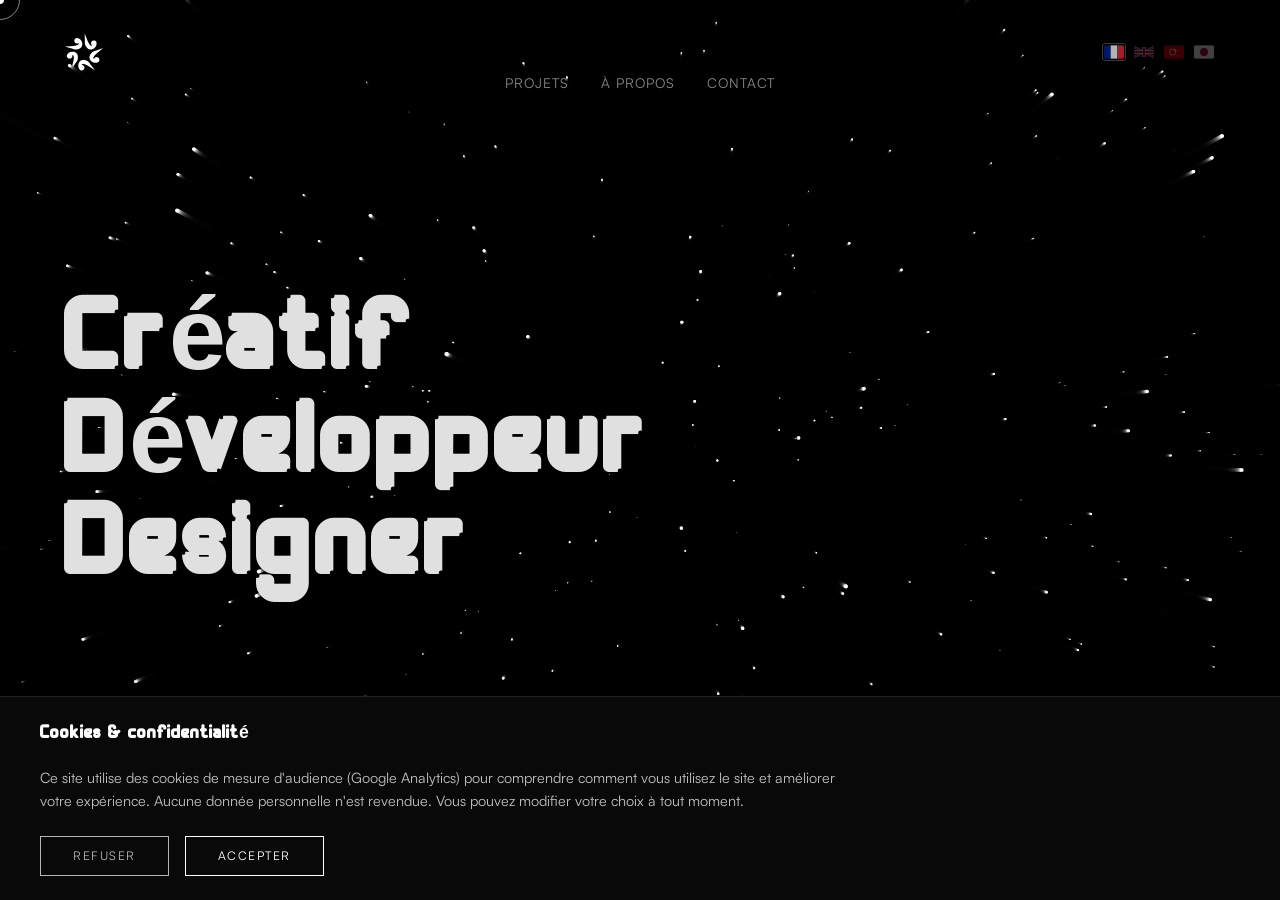
<file: index.html>
<!DOCTYPE html>
<html lang="fr">

<head>
    <meta charset="UTF-8">
    <meta name="viewport" content="width=device-width, initial-scale=1.0">
    <title>Aymen CHAABANE</title>
    <meta name="description" content="Portfolio d'Aymen CHAABANE, développeur & designer créatif.">
    <link rel="icon" type="image/png" href="./public/favicon/favicon-transparent-noir.png" sizes="32x32">
    <link rel="stylesheet" href="https://cdnjs.cloudflare.com/ajax/libs/font-awesome/6.4.0/css/all.min.css">
    <link rel="stylesheet" href="./public/css/style.css">
    <!-- Google tag (gtag.js) -->
    <script async src="https://www.googletagmanager.com/gtag/js?id=G-KXGTEDMLLJ"></script>
    <script>
        window.dataLayer = window.dataLayer || [];
        function gtag() { dataLayer.push(arguments); }
        gtag('js', new Date());

        gtag('config', 'G-KXGTEDMLLJ');
    </script>
</head>

<body class="home">

    <!-- ⭐⭐ Curseur personnalisé point blanc centré sur la souris + anneau plus grand avec un léger retard (accueil uniquement - masqué sur mobile par le CSS) ⭐⭐ -->
    <div class="cursor"></div>
    <div class="cursor-follower"></div>
    <nav aria-label="Navigation principale">

        <!-- ⭐⭐ Zone logo : lien de retour vers l'accueil ⭐⭐ -->
        <div class="logo">
            <a href="./index.html">
                <img src="./public/logo/aymen-transparent.png" alt="Logo Aymen" height="32">
            </a>
        </div>

        <!-- ⭐⭐ Burger menu mobile ⭐⭐ -->
        <div class="burger-menu" id="burger" role="button" tabindex="0" aria-label="Ouvrir le menu de navigation">
            <span class="bar"></span>
            <span class="bar"></span>
            <span class="bar"></span>
        </div>

        <!-- ⭐⭐ Sélecteur de langue ⭐⭐ -->
        <div class="lang-switcher">

            <!-- Français -->
            <button class="lang-btn active" data-lang="fr" title="Français">
                <svg xmlns="http://www.w3.org/2000/svg" viewBox="0 0 3 2">
                    <rect width="1" height="2" fill="#002395" />
                    <rect x="1" width="1" height="2" fill="#fff" />
                    <rect x="2" width="1" height="2" fill="#ED2939" />
                </svg>
            </button>

            <!-- Anglais -->
            <button class="lang-btn" data-lang="en" title="English">
                <svg xmlns="http://www.w3.org/2000/svg" viewBox="0 0 60 30">
                    <rect width="60" height="30" fill="#012169" />
                    <path d="M0,0 L60,30 M60,0 L0,30" stroke="#fff" stroke-width="6" />
                    <path d="M0,0 L60,30 M60,0 L0,30" stroke="#C8102E" stroke-width="4" />
                    <path d="M30,0 V30 M0,15 H60" stroke="#fff" stroke-width="10" />
                    <path d="M30,0 V30 M0,15 H60" stroke="#C8102E" stroke-width="6" />
                </svg>
            </button>

            <!-- Arabe (droite vers gauche) -->
            <button class="lang-btn" data-lang="ar" title="العربية">
                <svg xmlns="http://www.w3.org/2000/svg" viewBox="0 0 3 2">
                    <rect width="3" height="2" fill="#E70013" />
                    <circle cx="1.3" cy="1" r="0.45" fill="none" stroke="#fff" stroke-width="0.12" />
                    <polygon points="1.6,1 1.75,0.6 1.9,1 1.5,0.75 1.95,0.75" fill="#fff" />
                </svg>
            </button>

            <!-- Japonais -->
            <button class="lang-btn" data-lang="ja" title="日本語">
                <svg xmlns="http://www.w3.org/2000/svg" viewBox="0 0 3 2">
                    <rect width="3" height="2" fill="#fff" />
                    <circle cx="1.5" cy="1" r="0.6" fill="#BC002D" />
                </svg>
            </button>

        </div>

        <!-- ⭐⭐ liens de navigation principaux ⭐⭐ -->
        <ul class="nav-links" id="nav-list">
            <li><a href="./projets.html" data-i18n="nav_projects">Projets</a></li>
            <li><a href="./a-propos.html" data-i18n="nav_about">À propos</a></li>
            <li><a href="./contact.html" data-i18n="nav_contact">Contact</a></li>
        </ul>

    </nav>

    <!-- ⭐⭐ Section Hero : plein écran (100vh), fond Starfirld ⭐⭐ -->
    <header class="hero">

        <!-- ⭐⭐ Canvas 2D : contient l'animation du champ d'étoiles (starfield) gérée par script.js ⭐⭐ -->
        <canvas id="space" aria-hidden="true"></canvas>

        <h1 class="hero-text">
            <span data-i18n="hero_line1">Créatif</span><br>
            <span data-i18n="hero_line2">Développeur</span><br>
            <span data-i18n="hero_line3">Designer</span>
        </h1>

    </header>

    <!--⭐⭐ Scripts : ordre obligatoire : traduction -> lang -> script ⭐⭐ -->
    <script src="./public/js/translations.js"></script>
    <script src="./public/js/lang.js"></script>
    <script src="./public/js/script.js"></script> <!-- Animations et interactions -->


    <!-- Bannière de consentement cookies (RGPD) -->
    <aside id="cookie-banner" class="cookie-banner" role="dialog" aria-labelledby="cookie-title" hidden>
        <div class="cookie-content">
            <h2 id="cookie-title" class="cookie-title">Cookies & confidentialité</h2>
            <p class="cookie-text">
                Ce site utilise des cookies de mesure d'audience (Google Analytics) pour comprendre
                comment vous utilisez le site et améliorer votre expérience.
                Aucune donnée personnelle n'est revendue. Vous pouvez modifier votre choix à tout moment.
            </p>
            <div class="cookie-actions">
                <button class="cookie-btn cookie-btn--refuse" id="cookie-refuse">Refuser</button>
                <button class="cookie-btn cookie-btn--accept" id="cookie-accept">Accepter</button>
            </div>
        </div>
    </aside>

    <!-- ⭐⭐ Lien pour modifier le choix ⭐⭐-->
    <button id="cookie-settings" class="cookie-settings" aria-label="Modifier mes préférences cookies" hidden>
        🍪 Cookies
    </button>

    <script src="./public/js/cookies.js"></script>

</body>

</html>
</file>
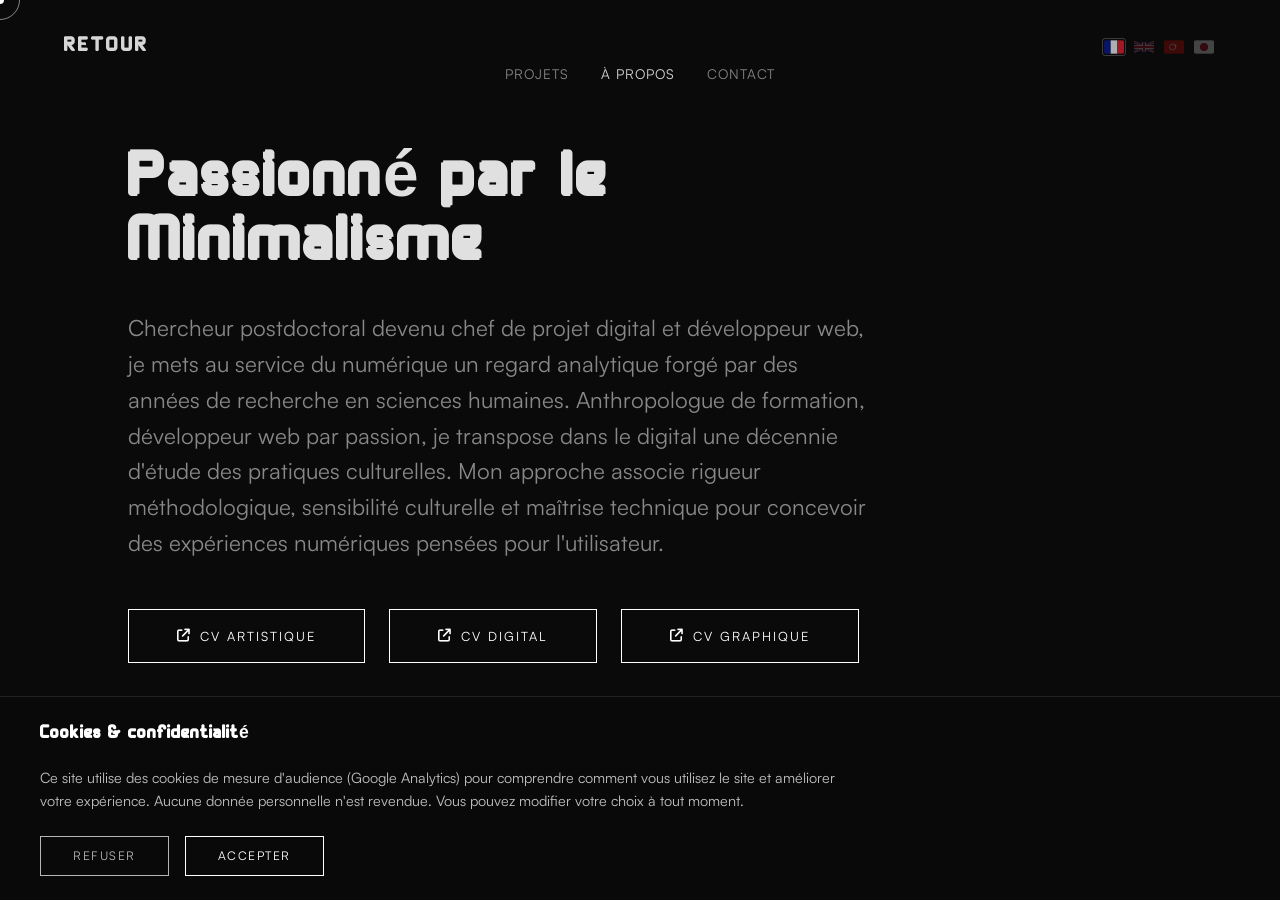
<file: a-propos.html>
<!DOCTYPE html>
<html lang="fr">

<head>
    <meta charset="UTF-8">
    <meta name="viewport" content="width=device-width, initial-scale=1.0">
    <title>À Propos - Portfolio Aymen</title>
    <link rel="icon" type="image/png" href="./public/favicon/favicon-transparent-noir.png" sizes="32x32">
    <link rel="stylesheet" href="https://cdnjs.cloudflare.com/ajax/libs/font-awesome/6.4.0/css/all.min.css">
    <link rel="stylesheet" href="./public/css/style.css">
    <link rel="stylesheet" href="https://cdnjs.cloudflare.com/ajax/libs/font-awesome/6.4.0/css/all.min.css">
    <!-- Google tag (gtag.js) -->
    <script async src="https://www.googletagmanager.com/gtag/js?id=G-KXGTEDMLLJ"></script>
    <script>
        window.dataLayer = window.dataLayer || [];
        function gtag() { dataLayer.push(arguments); }
        gtag('js', new Date());

        gtag('config', 'G-KXGTEDMLLJ');
    </script>
</head>

<body>

    <!-- ⭐⭐ Curseur personnalisé point blanc centré sur la souris + anneau plus grand avec un léger retard (accueil uniquement - masqué sur mobile par le CSS) ⭐⭐ -->
    <div class="cursor"></div>
    <div class="cursor-follower"></div>

    <!-- ⭐⭐ DOM harmonisé avec index.html = logo + burger + langue + liens ⭐⭐ -->
    <nav aria-label="Navigation principale">

        <!-- ⭐⭐ Zone logo : lien de retour vers l'accueil ⭐⭐ -->
        <div class="logo">
            <a href="./index.html" data-i18n="nav_back">Retour</a>
        </div>

        <!-- Burger menu mobile -->
        <div class="burger-menu" id="burger" role="button" tabindex="0" aria-label="Ouvrir le menu de navigation">
            <span class="bar"></span>
            <span class="bar"></span>
            <span class="bar"></span>
        </div>

        <!-- ⭐⭐ Sélecteur de langue ⭐⭐ -->
        <div class="lang-switcher">

            <button class="lang-btn" data-lang="fr" title="Français">
                <svg xmlns="http://www.w3.org/2000/svg" viewBox="0 0 3 2">
                    <rect width="1" height="2" fill="#002395" />
                    <rect x="1" width="1" height="2" fill="#fff" />
                    <rect x="2" width="1" height="2" fill="#ED2939" />
                </svg>
            </button>

            <button class="lang-btn" data-lang="en" title="English">
                <svg xmlns="http://www.w3.org/2000/svg" viewBox="0 0 60 30">
                    <rect width="60" height="30" fill="#012169" />
                    <path d="M0,0 L60,30 M60,0 L0,30" stroke="#fff" stroke-width="6" />
                    <path d="M0,0 L60,30 M60,0 L0,30" stroke="#C8102E" stroke-width="4" />
                    <path d="M30,0 V30 M0,15 H60" stroke="#fff" stroke-width="10" />
                    <path d="M30,0 V30 M0,15 H60" stroke="#C8102E" stroke-width="6" />
                </svg>
            </button>

            <button class="lang-btn" data-lang="ar" title="العربية">
                <svg xmlns="http://www.w3.org/2000/svg" viewBox="0 0 3 2">
                    <rect width="3" height="2" fill="#E70013" />
                    <circle cx="1.3" cy="1" r="0.45" fill="none" stroke="#fff" stroke-width="0.12" />
                    <polygon points="1.6,1 1.75,0.6 1.9,1 1.5,0.75 1.95,0.75" fill="#fff" />
                </svg>
            </button>

            <button class="lang-btn" data-lang="ja" title="日本語">
                <svg xmlns="http://www.w3.org/2000/svg" viewBox="0 0 3 2">
                    <rect width="3" height="2" fill="#fff" />
                    <circle cx="1.5" cy="1" r="0.6" fill="#BC002D" />
                </svg>
            </button>

        </div>

        <!-- ⭐⭐ Liens principaux ⭐⭐ -->
        <ul class="nav-links" id="nav-list">
            <li><a href="./projets.html" data-i18n="nav_projects">Projets</a></li>

            <!-- Classe "active" sur le lien de la page courante -->
            <li><a href="./a-propos.html" class="active" data-i18n="nav_about">À propos</a></li>
            <li><a href="./contact.html" data-i18n="nav_contact">Contact</a></li>
        </ul>

    </nav>

    <!-- ⭐⭐ Section À Propos ⭐⭐ -->
    <main class="about-section">
        <h1 class="about-title">
            <span data-i18n="about_title1">Passionné par le</span><br>
            <span data-i18n="about_title2">Minimalisme</span>
        </h1>

        <!-- Texte de présentation -->
        <p class="about-content" data-i18n="about_text">
            Chercheur postdoctoral devenu chef de projet digital et développeur web, je mets au service du numérique un
            regard analytique forgé par des années de recherche en sciences humaines. Anthropologue de formation,
            développeur web par passion, je transpose dans le digital une décennie d'étude des pratiques culturelles.
            Mon approche associe rigueur méthodologique, sensibilité culturelle et maîtrise technique pour concevoir des
            expériences numériques pensées pour l'utilisateur.
        </p>

        <!-- ⭐⭐ Boutons d'accès aux 3 CVs ⭐⭐ -->
        <div class="cv-buttons" role="navigation" aria-label="Accès aux CVs">

            <!-- CV Artistique : page HTML interactive avec bouton Télécharger en PDF -->
            <a href="./CV_Aymen_Chaabane_Artistique.html" target="_blank" rel="noopener" class="submit-btn">
                <i class="fas fa-arrow-up-right-from-square"></i>
                <span data-i18n="about_cv_artistic">CV Artistique</span>
            </a>

            <!-- CV Digital : page HTML interactive avec bouton Télécharger en PDF -->
            <a href="./CV_Aymen_Chaabane_Digital.html" target="_blank" rel="noopener" class="submit-btn">
                <i class="fas fa-arrow-up-right-from-square"></i>
                <span data-i18n="about_cv_digital">CV Digital</span>
            </a>

            <!-- CV Graphique : page HTML interactive avec bouton Télécharger en PDF -->
            <a href="./CV_Aymen_Chaabane_Graphique.html" target="_blank" rel="noopener" class="submit-btn">
                <i class="fas fa-arrow-up-right-from-square"></i>
                <span data-i18n="about_cv_graphic">CV Graphique</span>
            </a>

        </div>

    </main>

    <!-- Scripts : ordre obligatoire :traduction -> lang -> script -->
    <script src="./public/js/translations.js"></script>
    <script src="./public/js/lang.js"></script>
    <script src="./public/js/script.js"></script>


    <!-- Bannière de consentement cookies (RGPD) -->
    <aside id="cookie-banner" class="cookie-banner" role="dialog" aria-labelledby="cookie-title" hidden>
        <div class="cookie-content">
            <h2 id="cookie-title" class="cookie-title">Cookies & confidentialité</h2>
            <p class="cookie-text">
                Ce site utilise des cookies de mesure d'audience (Google Analytics) pour comprendre
                comment vous utilisez le site et améliorer votre expérience.
                Aucune donnée personnelle n'est revendue. Vous pouvez modifier votre choix à tout moment.
            </p>
            <div class="cookie-actions">
                <button class="cookie-btn cookie-btn--refuse" id="cookie-refuse">Refuser</button>
                <button class="cookie-btn cookie-btn--accept" id="cookie-accept">Accepter</button>
            </div>
        </div>
    </aside>

    <!-- ⭐⭐ Lien pour modifier le choix ⭐⭐ -->
    <button id="cookie-settings" class="cookie-settings" aria-label="Modifier mes préférences cookies" hidden>
        🍪 Cookies
    </button>

    <script src="./public/js/cookies.js"></script>

</body>

</html>
</file>
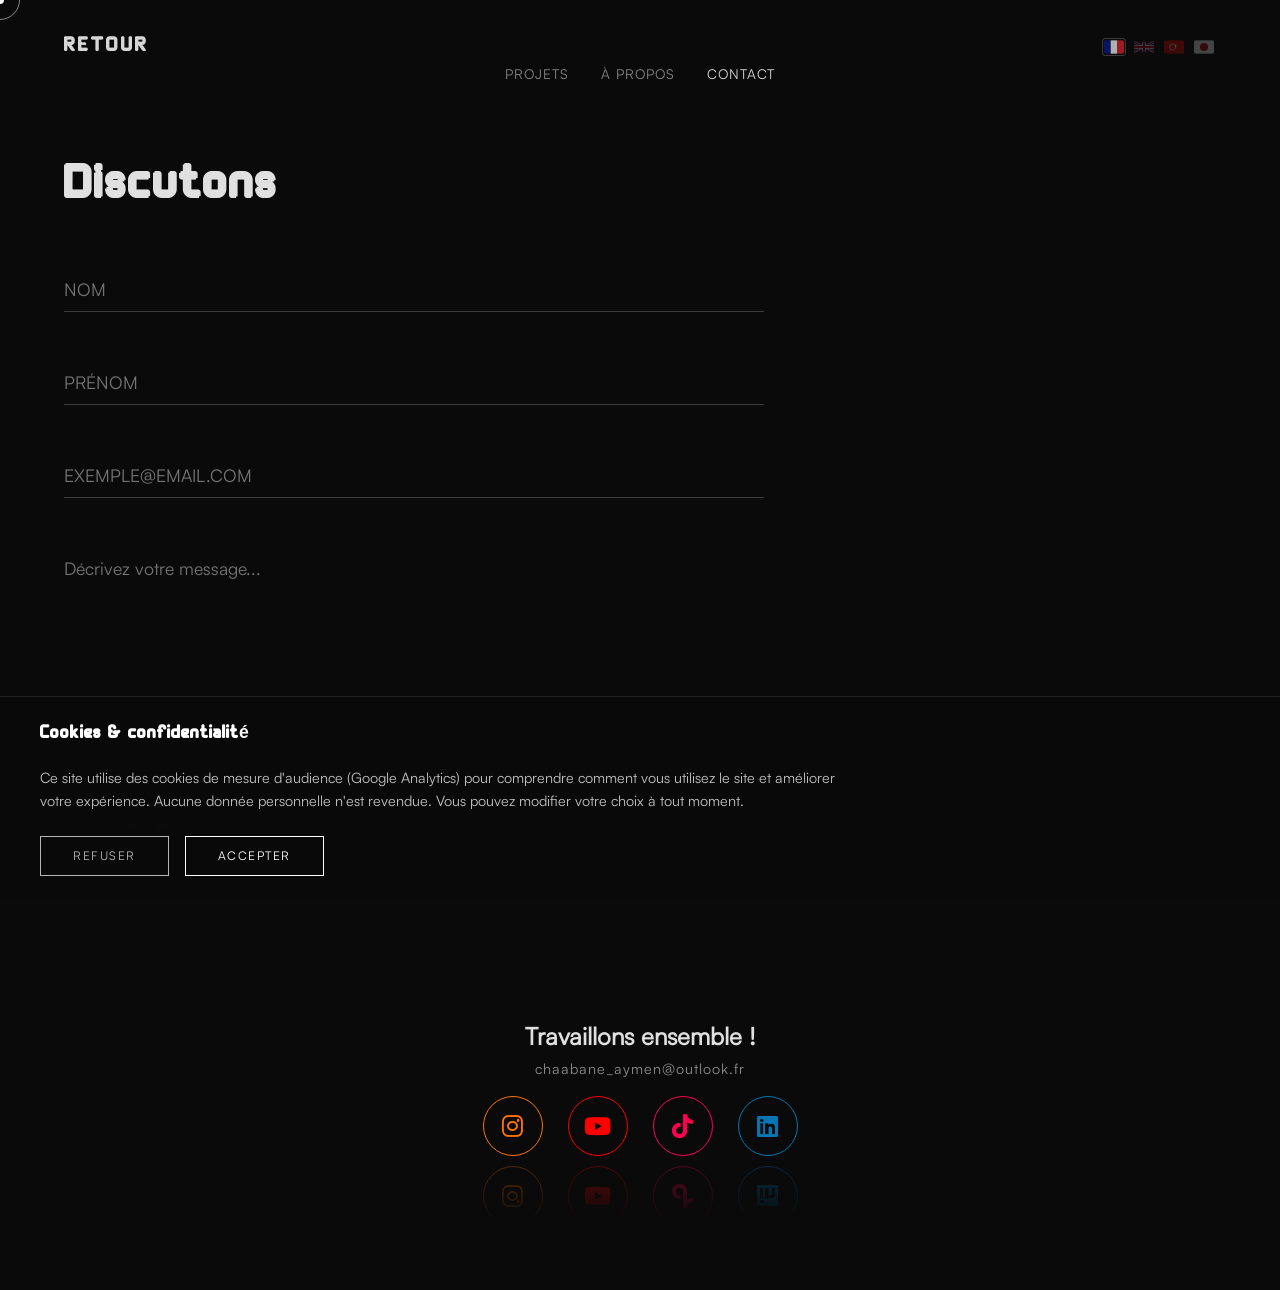
<file: contact.html>
<!DOCTYPE html>
<html lang="fr">

<head>
    <meta charset="UTF-8">
    <meta name="viewport" content="width=device-width, initial-scale=1.0">
    <title>Contact - Portfolio Aymen</title>
    <link rel="icon" type="image/png" href="./public/favicon/favicon-transparent-noir.png" sizes="32x32">
    <link rel="stylesheet" href="https://cdnjs.cloudflare.com/ajax/libs/font-awesome/6.4.0/css/all.min.css">
    <link rel="stylesheet" href="./public/css/style.css">
    <link rel="stylesheet" href="https://cdnjs.cloudflare.com/ajax/libs/font-awesome/6.4.0/css/all.min.css">
    <!-- Google tag (gtag.js) -->
    <script async src="https://www.googletagmanager.com/gtag/js?id=G-KXGTEDMLLJ"></script>
    <script>
        window.dataLayer = window.dataLayer || [];
        function gtag() { dataLayer.push(arguments); }
        gtag('js', new Date());

        gtag('config', 'G-KXGTEDMLLJ');
    </script>
</head>

<body>

    <!-- ⭐⭐ Curseur personnalisé point blanc centré sur la souris + anneau plus grand avec un léger retard (accueil uniquement - masqué sur mobile par le CSS) ⭐⭐ -->
    <div class="cursor"></div>
    <div class="cursor-follower"></div>

    <!-- DOM harmonisé avec index.html = logo + burger + langue + liens -->
    <nav aria-label="Navigation principale">

        <!-- ⭐⭐ Zone logo : lien de retour vers l'accueil ⭐⭐ -->
        <div class="logo">
            <a href="./index.html" data-i18n="nav_back">Retour</a>
        </div>

        <!-- ⭐⭐ Burger menu mobile ⭐⭐ -->
        <div class="burger-menu" id="burger" role="button" tabindex="0" aria-label="Ouvrir le menu de navigation">
            <span class="bar"></span>
            <span class="bar"></span>
            <span class="bar"></span>
        </div>

        <!-- ⭐⭐ Sélecteur de langue ⭐⭐ -->
        <div class="lang-switcher">

            <button class="lang-btn" data-lang="fr" title="Français">
                <svg xmlns="http://www.w3.org/2000/svg" viewBox="0 0 3 2">
                    <rect width="1" height="2" fill="#002395" />
                    <rect x="1" width="1" height="2" fill="#fff" />
                    <rect x="2" width="1" height="2" fill="#ED2939" />
                </svg>
            </button>

            <button class="lang-btn" data-lang="en" title="English">
                <svg xmlns="http://www.w3.org/2000/svg" viewBox="0 0 60 30">
                    <rect width="60" height="30" fill="#012169" />
                    <path d="M0,0 L60,30 M60,0 L0,30" stroke="#fff" stroke-width="6" />
                    <path d="M0,0 L60,30 M60,0 L0,30" stroke="#C8102E" stroke-width="4" />
                    <path d="M30,0 V30 M0,15 H60" stroke="#fff" stroke-width="10" />
                    <path d="M30,0 V30 M0,15 H60" stroke="#C8102E" stroke-width="6" />
                </svg>
            </button>

            <button class="lang-btn" data-lang="ar" title="العربية">
                <svg xmlns="http://www.w3.org/2000/svg" viewBox="0 0 3 2">
                    <rect width="3" height="2" fill="#E70013" />
                    <circle cx="1.3" cy="1" r="0.45" fill="none" stroke="#fff" stroke-width="0.12" />
                    <polygon points="1.6,1 1.75,0.6 1.9,1 1.5,0.75 1.95,0.75" fill="#fff" />
                </svg>
            </button>

            <button class="lang-btn" data-lang="ja" title="日本語">
                <svg xmlns="http://www.w3.org/2000/svg" viewBox="0 0 3 2">
                    <rect width="3" height="2" fill="#fff" />
                    <circle cx="1.5" cy="1" r="0.6" fill="#BC002D" />
                </svg>
            </button>

        </div>

        <!-- ⭐⭐ Liens principaux ⭐⭐ -->
        <ul class="nav-links" id="nav-list">
            <li><a href="./projets.html" data-i18n="nav_projects">Projets</a></li>
            <li><a href="./a-propos.html" data-i18n="nav_about">À propos</a></li>
            <!-- Classe "active" sur le lien de la page courante -->
            <li><a href="./contact.html" class="active" data-i18n="nav_contact">Contact</a></li>
        </ul>

    </nav>

    <!-- Formulaire de contact, interceptée par script.js -->
    <main class="contact-main">
        <section class="contact-container">

            <!-- Titre traduit — data-i18n="contact_title" -->
            <h2 class="contact-title" data-i18n="contact_title">Discutons</h2>

            <!-- ⭐⭐⭐⭐ Formulaire : action/method omis car géré entièrement par JavaScript. On pourrait utiliser action="https://formspree.io/..." method="POST" ⭐⭐⭐⭐-->
            <form class="contact-form" novalidate>

                <div class="form-group">
                    <input type="text" required data-i18n="contact_name" placeholder="NOM" title="Entrez votre nom"
                        autocomplete="family-name">
                </div>

                <div class="form-group">
                    <input type="text" required data-i18n="contact_firstname" placeholder="PRÉNOM"
                        title="Entrez votre prénom" autocomplete="given-name">
                </div>

                <div class="form-group">
                    <input type="email" required data-i18n="contact_email" placeholder="EXEMPLE@EMAIL.COM"
                        title="Entrez votre adresse email" autocomplete="email">
                </div>

                <!-- Champ message -->
                <div class="form-group">
                    <textarea required data-i18n="contact_message" placeholder="Décrivez votre message..."
                        title="Entrez votre message"></textarea>
                </div>

                <!-- Bouton d'envoi aussi géré par script.js -->
                <button type="submit" class="submit-btn" data-i18n="contact_send">
                    Envoyer
                </button>

            </form>
        </section>
    </main>

    <!-- ⭐⭐ Footer avec email et réseaux sociaux ⭐⭐ -->
    <footer>

        <h2 data-i18n="footer_title">Travaillons ensemble !</h2>

        <a href="mailto:chaabane_aymen@outlook.fr" class="email-link">
            chaabane_aymen@outlook.fr
        </a>

        <!-- ⭐⭐ Icônes des réseaux sociaux ⭐⭐ -->
        <div class="footer-socials" role="navigation" aria-label="Réseaux sociaux">

            <!-- Instagram -->
            <a href="https://www.instagram.com/lemon__216/" class="social-icon social-instagram" target="_blank"
                rel="noopener noreferrer" title="Suivez-moi sur Instagram" aria-label="Instagram">
                <i class="fab fa-instagram"></i>
            </a>

            <!-- YouTube -->
            <a href="https://www.youtube.com/@chaabane216" class="social-icon social-youtube" target="_blank"
                rel="noopener noreferrer" title="Ma chaîne YouTube" aria-label="YouTube">
                <i class="fab fa-youtube"></i>
            </a>

            <!-- TikTok — pas de  pseudo pour l'instant -->
            <a href="https://www.tiktok.com/@ton_pseudo" class="social-icon social-tiktok" target="_blank"
                rel="noopener noreferrer" title="Suivez-moi sur TikTok" aria-label="TikTok">
                <i class="fab fa-tiktok"></i>
            </a>

            <!-- LinkedIn -->
            <a href="https://www.linkedin.com/in/aymen-chaabane-7a491533a/" class="social-icon social-linkedin"
                target="_blank" rel="noopener noreferrer" title="Mon profil LinkedIn" aria-label="LinkedIn">
                <i class="fab fa-linkedin"></i>
            </a>

        </div>
    </footer>

    <!-- ⭐⭐ Scripts : ordre obligatoire : traduction -> lang -> script ⭐⭐ -->
    <script src="./public/js/translations.js"></script>
    <script src="./public/js/lang.js"></script>
    <script src="./public/js/script.js"></script>

    <!-- Bannière de consentement cookies (RGPD) -->
    <aside id="cookie-banner" class="cookie-banner" role="dialog" aria-labelledby="cookie-title" hidden>
        <div class="cookie-content">
            <h2 id="cookie-title" class="cookie-title">Cookies & confidentialité</h2>
            <p class="cookie-text">
                Ce site utilise des cookies de mesure d'audience (Google Analytics) pour comprendre
                comment vous utilisez le site et améliorer votre expérience.
                Aucune donnée personnelle n'est revendue. Vous pouvez modifier votre choix à tout moment.
            </p>
            <div class="cookie-actions">
                <button class="cookie-btn cookie-btn--refuse" id="cookie-refuse">Refuser</button>
                <button class="cookie-btn cookie-btn--accept" id="cookie-accept">Accepter</button>
            </div>
        </div>
    </aside>

    <!-- ⭐⭐ Lien pour modifier le choix ⭐⭐ -->
    <button id="cookie-settings" class="cookie-settings" aria-label="Modifier mes préférences cookies" hidden>
        🍪 Cookies
    </button>

    <script src="./public/js/cookies.js"></script>

</body>

</html>
</file>
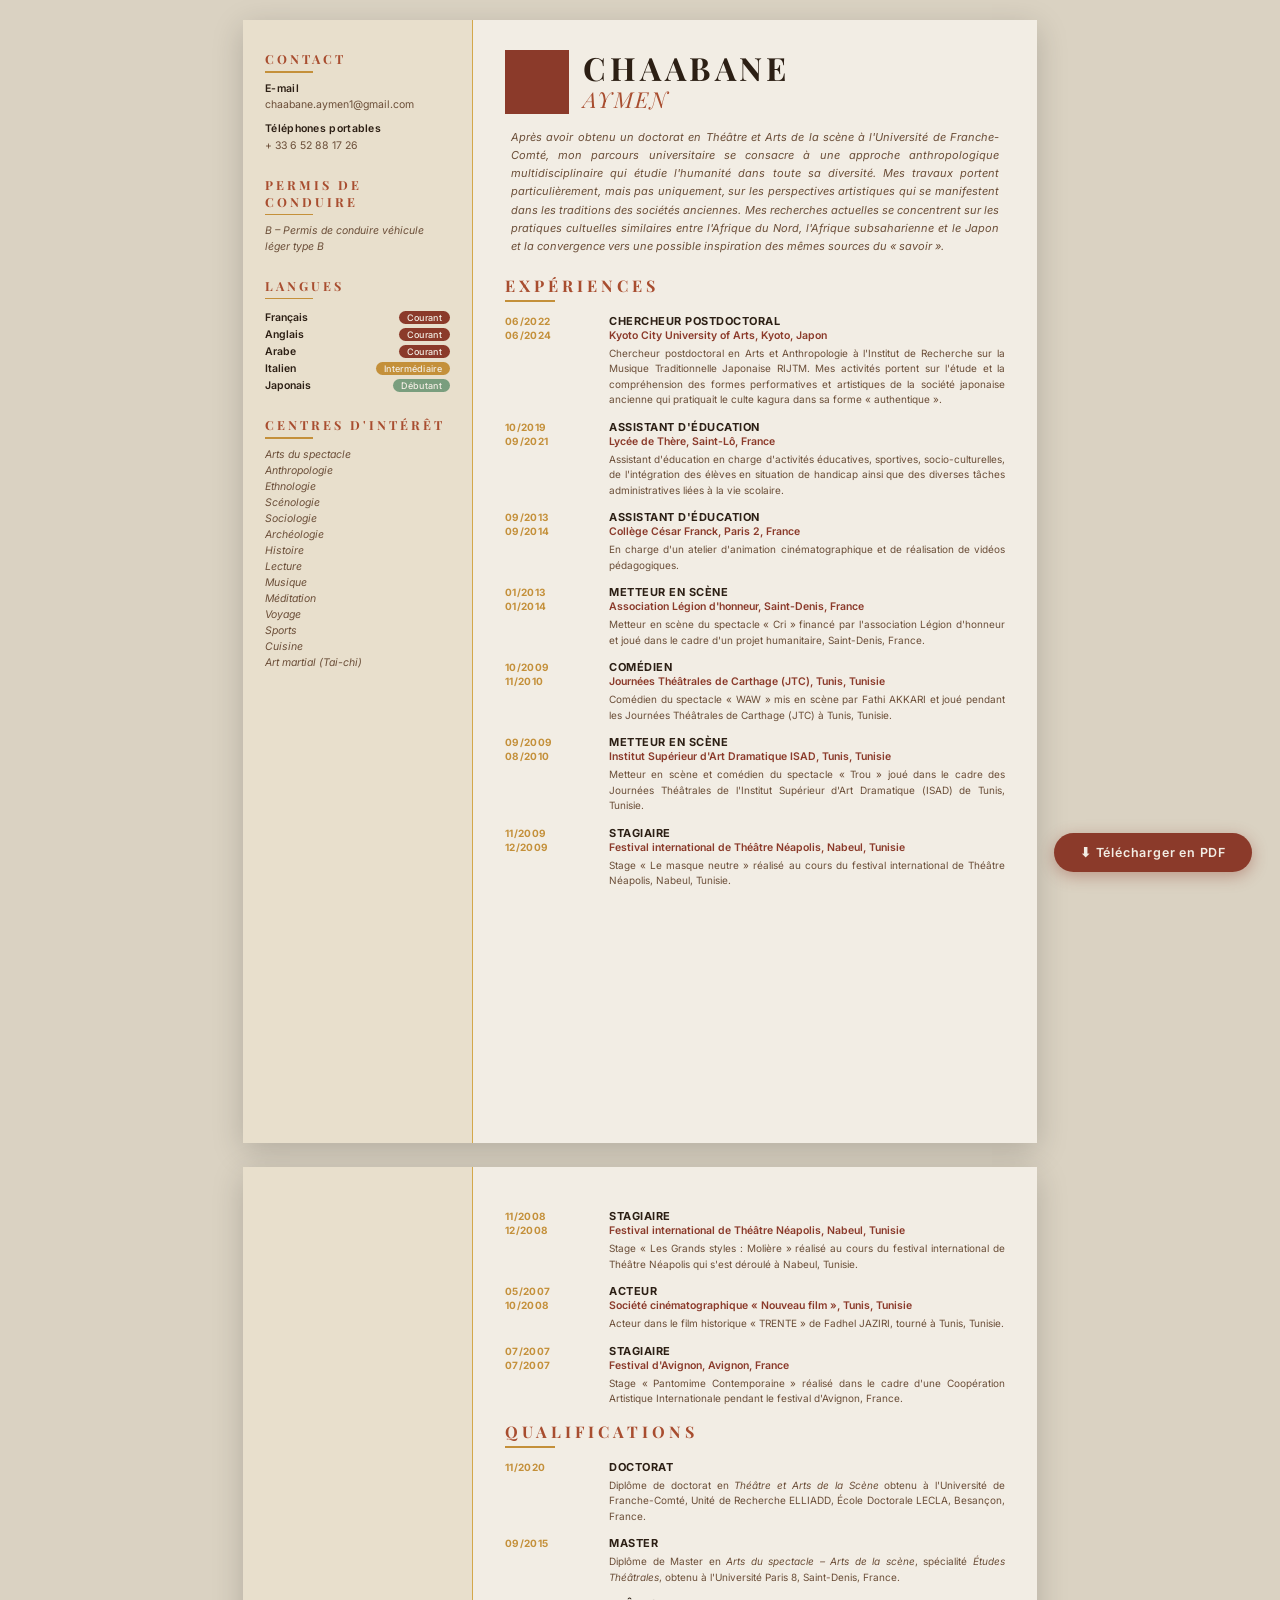
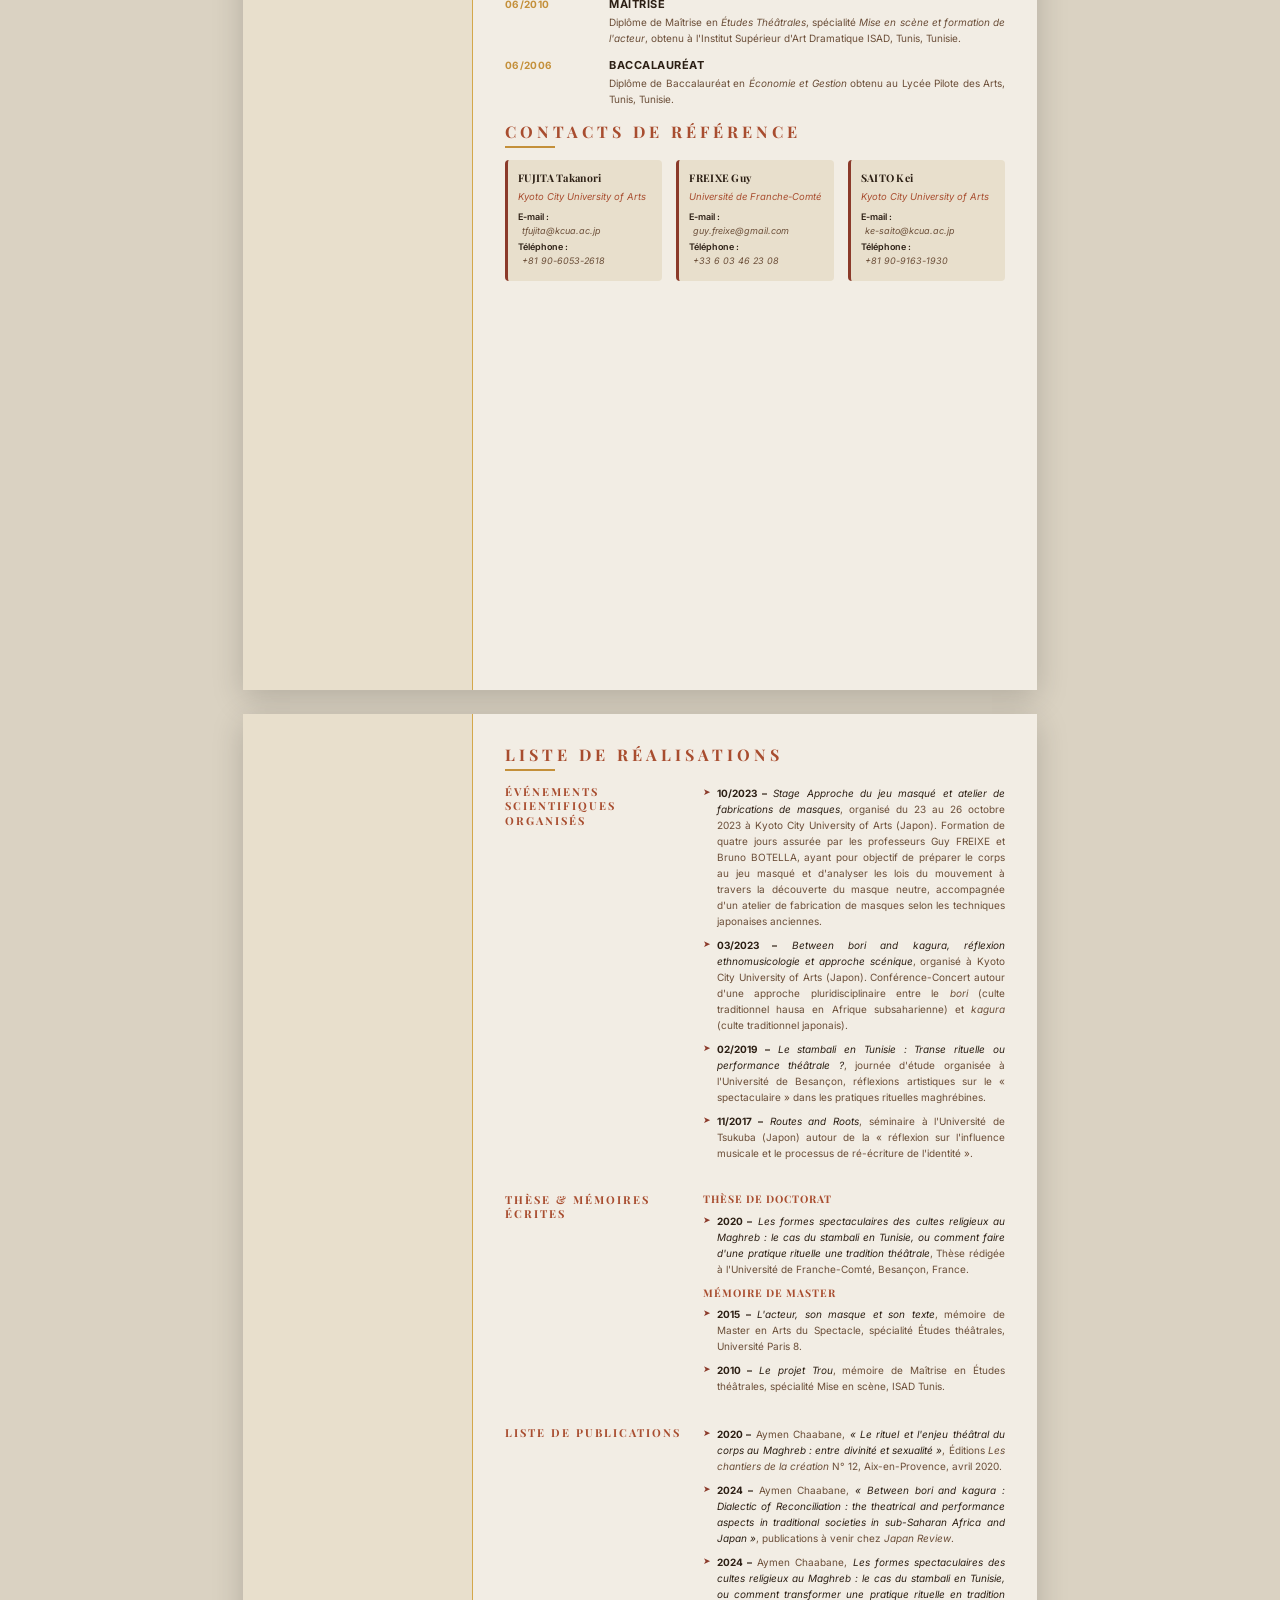
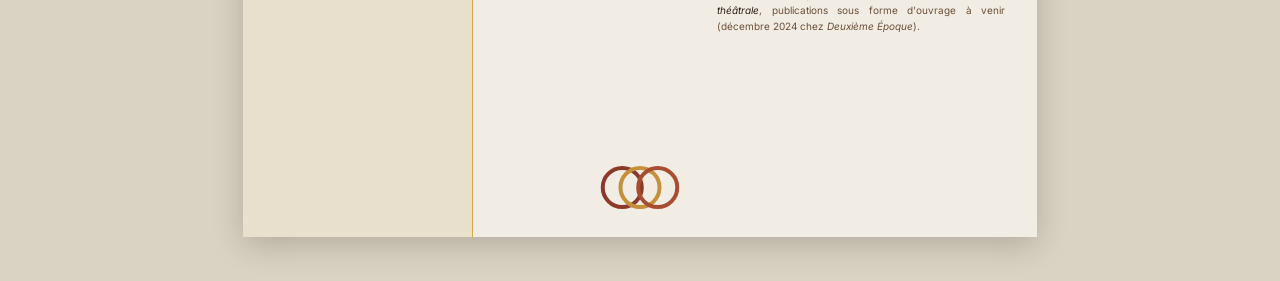
<file: CV_Aymen_Chaabane_Artistique.html>
<!DOCTYPE html>
<html lang="fr">
<head>
<meta charset="UTF-8">
<title>CV Artistique - Aymen Chaabane</title>

<style>
@import url('https://fonts.googleapis.com/css2?family=Playfair+Display:wght@400;700&family=Inter:wght@300;400;500;600;700&display=swap');

* { margin:0; padding:0; box-sizing:border-box; }

:root {
  --cream:    #F2EDE4;
  --cream-d:  #E8DFCC;
  --terra:    #8B3A2A;
  --rust:     #A84D2F;
  --gold:     #C4903A;
  --gold2:    #D4A84B;
  --sage:     #7A9E7E;
  --dark:     #2C1F14;
  --mid:      #6B4E38;
  --light:    #9A816A;
}

@media print {
  @page { size: A4; margin: 6mm; }
  .no-print { display:none !important; }
  body { -webkit-print-color-adjust:exact !important; print-color-adjust:exact !important; }
  .page { box-shadow:none !important; page-break-after:always; }
  .page:last-child { page-break-after:auto; }
}

body {
  background: #DAD2C2;
  font-family: 'Inter', sans-serif;
  color: var(--dark);
  padding: 20px 0;
}

.page {
  width: 794px;
  min-height: 1123px;
  background: var(--cream);
  margin: 0 auto 24px;
  position: relative;
  box-shadow: 0 8px 30px rgba(0,0,0,.18);
  display: grid;
  grid-template-columns: 230px 1fr;
}

/* ⭐⭐ SIDEBAR ⭐⭐ */
.sidebar {
  background: var(--cream-d);
  padding: 30px 22px;
  border-right: 1.5px solid var(--gold2);
}
.sidebar h3 {
  font-family:'Playfair Display',serif;
  font-size: 12.5px;
  font-weight: 700;
  text-transform: uppercase;
  color: var(--rust);
  letter-spacing: 3px;
  margin-bottom: 6px;
}
.sidebar h3::after {
  content:'';
  display:block;
  width:48px; height:1.5px;
  background: var(--gold);
  margin-top: 4px;
}
.sb-block { margin-bottom: 22px; }
.sb-block:not(:first-of-type) { margin-top: 18px; }
.sb-label {
  font-size:10.5px; font-weight:600;
  margin-top:8px; margin-bottom:1px;
  color: var(--dark);
  letter-spacing: .3px;
}
.sb-text {
  font-size: 10.5px;
  font-style: italic;
  color: var(--mid);
  line-height: 1.5;
}
.sb-list { list-style:none; padding:0; margin-top:4px; }
.sb-list li {
  font-size:10.5px;
  color: var(--mid);
  font-style:italic;
  padding: 1.5px 0;
}

.lang-row {
  display:flex; justify-content:space-between;
  font-size:10.5px;
  padding:2px 0;
}
.lang-row span:first-child { font-weight:600; color:var(--dark); }
.lang-row span:last-child {
  color: var(--cream);
  background: var(--terra);
  font-size: 9px;
  padding: 1px 8px;
  border-radius: 10px;
  font-weight: 500;
  letter-spacing: .3px;
}
.lang-row.b span:last-child { background: var(--gold); }
.lang-row.a span:last-child { background: var(--sage); }

/* ⭐⭐ CONTENU PRINCIPAL ⭐⭐ */
.main {
  padding: 30px 32px 24px;
}

.name-block { margin-bottom: 14px; display:flex; align-items:flex-start; gap: 14px; }
.name-orange {
  width: 64px; height: 64px;
  background: var(--terra);
  flex-shrink: 0;
}
.name-text h1 {
  font-family:'Playfair Display',serif;
  font-weight:700;
  font-size: 32px;
  line-height: 1.1;
  color: var(--dark);
  letter-spacing: 4px;
  text-transform: uppercase;
}
.name-text h1 .first {
  display: block;
  font-weight: 400;
  font-size: 22px;
  margin-top: 2px;
  letter-spacing: 2px;
  color: var(--rust);
  font-style: italic;
}

.intro {
  font-style: italic;
  font-size: 11px;
  color: var(--mid);
  line-height: 1.65;
  margin-bottom: 20px;
  padding: 0 6px;
  text-align: justify;
}

h2.section {
  font-family:'Playfair Display', serif;
  font-size: 16px;
  font-weight: 700;
  text-transform: uppercase;
  color: var(--rust);
  letter-spacing: 4px;
  margin: 14px 0 6px;
}
h2.section::after {
  content:'';
  display:block;
  width: 50px; height:2px;
  background: var(--gold);
  margin-top: 4px;
}

.entry {
  display: grid;
  grid-template-columns: 90px 1fr;
  gap: 14px;
  margin: 12px 0;
}
.entry-date {
  font-size: 10px;
  font-weight: 700;
  color: var(--gold);
  line-height: 1.4;
  letter-spacing: .3px;
}
.entry-body { min-width: 0; }
.entry-title {
  font-size: 11px;
  font-weight: 700;
  color: var(--dark);
  text-transform: uppercase;
  letter-spacing: .5px;
}
.entry-place {
  font-size: 10.5px;
  font-weight: 600;
  color: var(--terra);
  margin-top: 1px;
}
.entry-desc {
  font-size: 10px;
  color: var(--mid);
  margin-top: 4px;
  line-height: 1.55;
  text-align: justify;
  overflow-wrap: break-word;
  word-wrap: break-word;
  hyphens: auto;
}

/* ⭐⭐ PUBLICATIONS ⭐⭐ */
.pub-section {
  display: grid;
  grid-template-columns: 180px 1fr;
  gap: 18px;
  margin-top: 14px;
}
.pub-label {
  font-family:'Playfair Display', serif;
  font-size: 11px;
  font-weight: 700;
  text-transform: uppercase;
  color: var(--rust);
  line-height: 1.3;
  letter-spacing: 2px;
}
/* 
.pub-list { }
*/
.pub-item {
  font-size: 10px;
  color: var(--mid);
  line-height: 1.6;
  padding-left: 14px;
  position: relative;
  margin-bottom: 8px;
  text-align: justify;
}
.pub-item::before {
  content:'➤';
  position:absolute; left:0; top:0;
  color: var(--terra);
  font-size: 9px;
}
.pub-date { font-weight: 700; color: var(--dark); }
.pub-title { font-style: italic; color: var(--dark); }

/* ⭐⭐ RÉFERENCES ⭐⭐ */
.ref-list {
  display: grid;
  grid-template-columns: 1fr 1fr 1fr;
  gap: 14px;
  margin-top: 12px;
}
.ref-card {
  font-size: 10px;
  color: var(--mid);
  line-height: 1.5;
  padding: 11px 10px;
  background: var(--cream-d);
  border-radius: 4px;
  border-left: 3px solid var(--terra);
  min-width: 0;
  overflow: hidden;
}
.ref-name {
  font-family:'Playfair Display', serif;
  font-weight: 700;
  color: var(--dark);
  font-size: 10.5px;
  margin-bottom: 3px;
  letter-spacing: .3px;
}
.ref-org {
  font-style: italic;
  color: var(--rust);
  margin-bottom: 6px;
  font-size: 9.5px;
  overflow-wrap: break-word;
}
.ref-line {
  display: block;          /* label sur 1 ligne, valeur en dessous */
  font-size: 9px;
  margin-bottom: 3px;
  word-wrap: break-word;
  overflow-wrap: break-word;
  word-break: break-all;   /* auotriser email/phone wrap si nécessaire */
}
.ref-line span:first-child {
  color: var(--dark);
  font-weight: 600;
  display: block;          /* label sur sa propre ligne */
}
.ref-line span:last-child {
  color: var(--mid);
  font-style: italic;
  display: block;
  padding-left: 4px;
}

/* ⭐⭐ FOOTER CERCLES ⭐⭐ */
.footer-rings {
  position: absolute;
  bottom: 18px; left: 50%;
  transform: translateX(-50%);
}

/* ⭐⭐ BUTTON IMPRIMER ⭐⭐ */
.print-btn {
  position: fixed; bottom: 28px; right: 28px;
  background: var(--terra); color: var(--cream);
  border: none; padding: 12px 26px;
  font-size: 12.5px; font-weight: 600; letter-spacing: .8px;
  border-radius: 30px; cursor: pointer;
  box-shadow: 0 4px 16px rgba(139,58,42,.4);
  font-family: 'Inter', sans-serif; z-index: 1000;
  transition: background .2s;
}
.print-btn:hover { background: var(--rust); }
</style>

</head>
<body>

<!-- ⭐⭐ PAGE 1 ⭐⭐ -->
<article class="page">

  <aside class="sidebar">

    <section class="sb-block">
      <h3>Contact</h3>
      <address class="sb-text" style="font-style:normal;">
        <p class="sb-label">
        <p class="sb-label">E-mail</p>
        chaabane.aymen1@gmail.com

        <p class="sb-label">Téléphones portables</p>
        + 33 6 52 88 17 26
      </address>
    </section>

    <section class="sb-block">
      <h3>Permis de conduire</h3>
      <p class="sb-text" style="margin-top:8px">B – Permis de conduire véhicule léger type B</p>
    </section>

    <section class="sb-block">
      <h3>Langues</h3>
      <ul style="margin-top:10px;list-style:none;padding:0;">
        <li class="lang-row"><span>Français</span><span>Courant</span></li>
        <li class="lang-row"><span>Anglais</span><span>Courant</span></li>
        <li class="lang-row"><span>Arabe</span><span>Courant</span></li>
        <li class="lang-row b"><span>Italien</span><span>Intermédiaire</span></li>
        <li class="lang-row a"><span>Japonais</span><span>Débutant</span></li>
      </ul>
    </section>

    <section class="sb-block">
      <h3>Centres d'intérêt</h3>
      <ul class="sb-list" style="margin-top:8px">
        <li>Arts du spectacle</li>
        <li>Anthropologie</li>
        <li>Ethnologie</li>
        <li>Scénologie</li>
        <li>Sociologie</li>
        <li>Archéologie</li>
        <li>Histoire</li>
        <li>Lecture</li>
        <li>Musique</li>
        <li>Méditation</li>
        <li>Voyage</li>
        <li>Sports</li>
        <li>Cuisine</li>
        <li>Art martial (Tai-chi)</li>
      </ul>
    </section>

  </aside>

  <section class="main">

    <header class="name-block">
      <div class="name-orange" aria-hidden="true"></div>
      <div class="name-text">
        <h1>Chaabane<span class="first">Aymen</span></h1>
      </div>
    </header>

    <p class="intro">
      Après avoir obtenu un doctorat en Théâtre et Arts de la scène à l'Université de Franche-Comté, mon parcours universitaire se consacre à une approche anthropologique multidisciplinaire qui étudie l'humanité dans toute sa diversité. Mes travaux portent particulièrement, mais pas uniquement, sur les perspectives artistiques qui se manifestent dans les traditions des sociétés anciennes. Mes recherches actuelles se concentrent sur les pratiques cultuelles similaires entre l'Afrique du Nord, l'Afrique subsaharienne et le Japon et la convergence vers une possible inspiration des mêmes sources du « savoir ».
    </p>

    <h2 class="section">Expériences</h2>

    <article class="entry">
      <p class="entry-date">06/2022<br>06/2024</p>
      <div class="entry-body">
        <h3 class="entry-title">Chercheur Postdoctoral</h3>
        <p class="entry-place">Kyoto City University of Arts, Kyoto, Japon</p>
        <p class="entry-desc">Chercheur postdoctoral en Arts et Anthropologie à l'Institut de Recherche sur la Musique Traditionnelle Japonaise RIJTM. Mes activités portent sur l'étude et la compréhension des formes performatives et artistiques de la société japonaise ancienne qui pratiquait le culte kagura dans sa forme « authentique ».</p>
      </div>
    </article>

    <article class="entry">
      <p class="entry-date">10/2019<br>09/2021</p>
      <div class="entry-body">
        <h3 class="entry-title">Assistant d'Éducation</h3>
        <p class="entry-place">Lycée de Thère, Saint-Lô, France</p>
        <p class="entry-desc">Assistant d'éducation en charge d'activités éducatives, sportives, socio-culturelles, de l'intégration des élèves en situation de handicap ainsi que des diverses tâches administratives liées à la vie scolaire.</p>
      </div>
    </article>

    <article class="entry">
      <p class="entry-date">09/2013<br>09/2014</p>
      <div class="entry-body">
        <h3 class="entry-title">Assistant d'Éducation</h3>
        <p class="entry-place">Collège César Franck, Paris 2, France</p>
        <p class="entry-desc">En charge d'un atelier d'animation cinématographique et de réalisation de vidéos pédagogiques.</p>
      </div>
    </article>

    <article class="entry">
      <p class="entry-date">01/2013<br>01/2014</p>
      <div class="entry-body">
        <h3 class="entry-title">Metteur en Scène</h3>
        <p class="entry-place">Association Légion d'honneur, Saint-Denis, France</p>
        <p class="entry-desc">Metteur en scène du spectacle « Cri » financé par l'association Légion d'honneur et joué dans le cadre d'un projet humanitaire, Saint-Denis, France.</p>
      </div>
    </article>

    <article class="entry">
      <p class="entry-date">10/2009<br>11/2010</p>
      <div class="entry-body">
        <h3 class="entry-title">Comédien</h3>
        <p class="entry-place">Journées Théâtrales de Carthage (JTC), Tunis, Tunisie</p>
        <p class="entry-desc">Comédien du spectacle « WAW » mis en scène par Fathi AKKARI et joué pendant les Journées Théâtrales de Carthage (JTC) à Tunis, Tunisie.</p>
      </div>
    </article>

    <article class="entry">
      <p class="entry-date">09/2009<br>08/2010</p>
      <div class="entry-body">
        <h3 class="entry-title">Metteur en Scène</h3>
        <p class="entry-place">Institut Supérieur d'Art Dramatique ISAD, Tunis, Tunisie</p>
        <p class="entry-desc">Metteur en scène et comédien du spectacle « Trou » joué dans le cadre des Journées Théâtrales de l'Institut Supérieur d'Art Dramatique (ISAD) de Tunis, Tunisie.</p>
      </div>
    </article>

    <article class="entry">
      <p class="entry-date">11/2009<br>12/2009</p>
      <div class="entry-body">
        <h3 class="entry-title">Stagiaire</h3>
        <p class="entry-place">Festival international de Théâtre Néapolis, Nabeul, Tunisie</p>
        <p class="entry-desc">Stage « Le masque neutre » réalisé au cours du festival international de Théâtre Néapolis, Nabeul, Tunisie.</p>
      </div>
    </article>

  </section>
</article>

<!-- ⭐⭐ PAGE 2 ⭐⭐ -->
<article class="page">

  <aside class="sidebar"></aside>

  <section class="main">

    <article class="entry">
      <p class="entry-date">11/2008<br>12/2008</p>
      <div class="entry-body">
        <h3 class="entry-title">Stagiaire</h3>
        <p class="entry-place">Festival international de Théâtre Néapolis, Nabeul, Tunisie</p>
        <p class="entry-desc">Stage « Les Grands styles : Molière » réalisé au cours du festival international de Théâtre Néapolis qui s'est déroulé à Nabeul, Tunisie.</p>
      </div>
    </article>

    <article class="entry">
      <p class="entry-date">05/2007<br>10/2008</p>
      <div class="entry-body">
        <h3 class="entry-title">Acteur</h3>
        <p class="entry-place">Société cinématographique « Nouveau film », Tunis, Tunisie</p>
        <p class="entry-desc">Acteur dans le film historique « TRENTE » de Fadhel JAZIRI, tourné à Tunis, Tunisie.</p>
      </div>
    </article>

    <article class="entry">
      <p class="entry-date">07/2007<br>07/2007</p>
      <div class="entry-body">
        <h3 class="entry-title">Stagiaire</h3>
        <p class="entry-place">Festival d'Avignon, Avignon, France</p>
        <p class="entry-desc">Stage « Pantomime Contemporaine » réalisé dans le cadre d'une Coopération Artistique Internationale pendant le festival d'Avignon, France.</p>
      </div>
    </article>

    <h2 class="section">Qualifications</h2>

    <article class="entry">
      <p class="entry-date">11/2020</p>
      <div class="entry-body">
        <h3 class="entry-title">Doctorat</h3>
        <p class="entry-desc">Diplôme de doctorat en <em>Théâtre et Arts de la Scène</em> obtenu à l'Université de Franche-Comté, Unité de Recherche ELLIADD, École Doctorale LECLA, Besançon, France.</p>
      </div>
    </article>

    <article class="entry">
      <p class="entry-date">09/2015</p>
      <div class="entry-body">
        <h3 class="entry-title">Master</h3>
        <p class="entry-desc">Diplôme de Master en <em>Arts du spectacle – Arts de la scène</em>, spécialité <em>Études Théâtrales</em>, obtenu à l'Université Paris 8, Saint-Denis, France.</p>
      </div>
    </article>

    <article class="entry">
      <p class="entry-date">06/2010</p>
      <div class="entry-body">
        <h3 class="entry-title">Maîtrise</h3>
        <p class="entry-desc">Diplôme de Maîtrise en <em>Études Théâtrales</em>, spécialité <em>Mise en scène et formation de l'acteur</em>, obtenu à l'Institut Supérieur d'Art Dramatique ISAD, Tunis, Tunisie.</p>
      </div>
    </article>

    <article class="entry">
      <p class="entry-date">06/2006</p>
      <div class="entry-body">
        <h3 class="entry-title">Baccalauréat</h3>
        <p class="entry-desc">Diplôme de Baccalauréat en <em>Économie et Gestion</em> obtenu au Lycée Pilote des Arts, Tunis, Tunisie.</p>
      </div>
    </article>

    <h2 class="section">Contacts de référence</h2>

    <section class="ref-list">
      <article class="ref-card">
        <h3 class="ref-name">FUJITA Takanori</h3>
        <p class="ref-org">Kyoto City University of Arts</p>
        <address class="ref-line" style="font-style:normal;"><span>E-mail :</span><span>tfujita@kcua.ac.jp</span></address>
        <address class="ref-line" style="font-style:normal;"><span>Téléphone :</span><span>+81 90-6053-2618</span></address>
      </article>
      <article class="ref-card">
        <h3 class="ref-name">FREIXE Guy</h3>
        <p class="ref-org">Université de Franche-Comté</p>
        <address class="ref-line" style="font-style:normal;"><span>E-mail :</span><span>guy.freixe@gmail.com</span></address>
        <address class="ref-line" style="font-style:normal;"><span>Téléphone :</span><span>+33 6 03 46 23 08</span></address>
      </article>
      <article class="ref-card">
        <h3 class="ref-name">SAITO Kei</h3>
        <p class="ref-org">Kyoto City University of Arts</p>
        <address class="ref-line" style="font-style:normal;"><span>E-mail :</span><span>ke-saito@kcua.ac.jp</span></address>
        <address class="ref-line" style="font-style:normal;"><span>Téléphone :</span><span>+81 90-9163-1930</span></address>
      </article>
    </section>

  </section>
</article>

<!-- ⭐⭐ PAGE 3 ⭐⭐ -->
<article class="page">

  <aside class="sidebar"></aside>

  <section class="main">

    <h2 class="section" style="margin-top:0">Liste de réalisations</h2>

    <section class="pub-section">
      <h3 class="pub-label">Événements scientifiques organisés</h3>
      <div class="pub-list">
        <article class="pub-item">
          <span class="pub-date">10/2023 –</span> <span class="pub-title">Stage Approche du jeu masqué et atelier de fabrications de masques</span>, organisé du 23 au 26 octobre 2023 à Kyoto City University of Arts (Japon). Formation de quatre jours assurée par les professeurs Guy FREIXE et Bruno BOTELLA, ayant pour objectif de préparer le corps au jeu masqué et d'analyser les lois du mouvement à travers la découverte du masque neutre, accompagnée d'un atelier de fabrication de masques selon les techniques japonaises anciennes.
        </article>
        <article class="pub-item">
          <span class="pub-date">03/2023 –</span> <span class="pub-title">Between bori and kagura, réflexion ethnomusicologie et approche scénique</span>, organisé à Kyoto City University of Arts (Japon). Conférence-Concert autour d'une approche pluridisciplinaire entre le <em>bori</em> (culte traditionnel hausa en Afrique subsaharienne) et <em>kagura</em> (culte traditionnel japonais).
        </article>
        <article class="pub-item">
          <span class="pub-date">02/2019 –</span> <span class="pub-title">Le stambali en Tunisie : Transe rituelle ou performance théâtrale ?</span>, journée d'étude organisée à l'Université de Besançon, réflexions artistiques sur le « spectaculaire » dans les pratiques rituelles maghrébines.
        </article>
        <article class="pub-item">
          <span class="pub-date">11/2017 –</span> <span class="pub-title">Routes and Roots</span>, séminaire à l'Université de Tsukuba (Japon) autour de la « réflexion sur l'influence musicale et le processus de ré-écriture de l'identité ».
        </article>
      </div>
    </section>

    <section class="pub-section" style="margin-top:24px">
      <h3 class="pub-label">Thèse &amp; mémoires écrites</h3>
      <div class="pub-list">
        <h4 class="pub-label" style="font-size:10.5px;margin-bottom:6px;letter-spacing:1px;">Thèse de doctorat</h4>
        <article class="pub-item">
          <span class="pub-date">2020 –</span> <span class="pub-title">Les formes spectaculaires des cultes religieux au Maghreb : le cas du stambali en Tunisie, ou comment faire d'une pratique rituelle une tradition théâtrale</span>, Thèse rédigée à l'Université de Franche-Comté, Besançon, France.
        </article>
        <h4 class="pub-label" style="font-size:10.5px;margin:10px 0 6px;letter-spacing:1px;">Mémoire de master</h4>
        <article class="pub-item">
          <span class="pub-date">2015 –</span> <span class="pub-title">L'acteur, son masque et son texte</span>, mémoire de Master en Arts du Spectacle, spécialité Études théâtrales, Université Paris 8.
        </article>
        <article class="pub-item">
          <span class="pub-date">2010 –</span> <span class="pub-title">Le projet Trou</span>, mémoire de Maîtrise en Études théâtrales, spécialité Mise en scène, ISAD Tunis.
        </article>
      </div>
    </section>

    <section class="pub-section" style="margin-top:24px">
      <h3 class="pub-label">Liste de publications</h3>
      <div class="pub-list">
        <article class="pub-item">
          <span class="pub-date">2020 –</span> Aymen Chaabane, <span class="pub-title">« Le rituel et l'enjeu théâtral du corps au Maghreb : entre divinité et sexualité »</span>, Éditions <em>Les chantiers de la création</em> N° 12, Aix-en-Provence, avril 2020.
        </article>
        <article class="pub-item">
          <span class="pub-date">2024 –</span> Aymen Chaabane, <span class="pub-title">« Between bori and kagura : Dialectic of Reconciliation : the theatrical and performance aspects in traditional societies in sub-Saharan Africa and Japan »</span>, publications à venir chez <em>Japan Review</em>.
        </article>
        <article class="pub-item">
          <span class="pub-date">2024 –</span> Aymen Chaabane, <span class="pub-title">Les formes spectaculaires des cultes religieux au Maghreb : le cas du stambali en Tunisie, ou comment transformer une pratique rituelle en tradition théâtrale</span>, publications sous forme d'ouvrage à venir (décembre 2024 chez <em>Deuxième Époque</em>).
        </article>
      </div>
    </section>

    <!-- ⭐⭐ FOOTER CERCLES ⭐⭐ -->
    <footer class="footer-rings" aria-hidden="true">
      <svg width="80" height="55" viewBox="0 0 88 62" xmlns="http://www.w3.org/2000/svg">
        <circle cx="24" cy="31" r="22" fill="none" stroke="#8B3A2A" stroke-width="4.5"/>
        <circle cx="44" cy="31" r="22" fill="none" stroke="#C4903A" stroke-width="4.5"/>
        <circle cx="64" cy="31" r="22" fill="none" stroke="#A84D2F" stroke-width="4.5"/>
      </svg>
    </footer>

  </section>
</article>

<button class="print-btn no-print" onclick="window.print()">⬇ Télécharger en PDF</button>

</body>
</html>
</file>
<file: public/css/style.css>
/* ⭐⭐⭐⭐ FEUILLE DE STYLES PRINCIPALE DU PORTFOLIO ⭐⭐⭐⭐ */

/* ⭐⭐ 1. VARIABLES CSS GLOBALES (:root) ⭐⭐ */
:root {
  /* Couleurs des réseaux sociaux */
  --color-instagram: rgb(255, 115, 1);
  --color-youtube: red;
  --color-tiktok: #ff0050;
  --color-linkedin: #0077b4;

  /* Palette principale */
  --bg-dark: #0a0a0a; /* Fond sombre global */
  --text-light: #e0e0e0;
  --accent-neon: #ffffff;

  /* Durées de transitions réutilisables */
  --transition-fast: 0.1s;
  --transition-smooth: 0.5s ease;

  /* Typographies / Polices */
  --font-title: "Arelv", "Helvetica Neue", sans-serif; /* Titres */
  --font-body:
    "Satoshi-Regular", "Helvetica Neue", Arial, sans-serif; /* Corps de texte */
}

/* ⭐⭐ 2. POLICES PERSONNALISÉES (@font-face) ⭐⭐ */
@font-face {
  font-family: "Arelv";
  src: url("../font/arelv/Arelv.otf") format("opentype");
  font-weight: normal;
  font-style: normal;
  font-display: swap;
}

/* Famille Satoshi — graisse légère (300) */
@font-face {
  font-family: "Satoshi-Light";
  src: url("../font/Satoshi_Complete/Fonts/OTF/Satoshi-Light.otf")
    format("opentype");
  font-weight: 300;
  font-display: swap;
}

/* Famille Satoshi — graisse normale (400), utilisée pour le corps de texte */
@font-face {
  font-family: "Satoshi-Regular";
  src: url("../font/Satoshi_Complete/Fonts/OTF/Satoshi-Regular.otf")
    format("opentype");
  font-weight: 400;
  font-display: swap;
}

/* Famille Satoshi — graisse medium (500) */
@font-face {
  font-family: "Satoshi-Medium";
  src: url("../font/Satoshi_Complete/Fonts/OTF/Satoshi-Medium.otf")
    format("opentype");
  font-weight: 500;
  font-display: swap;
}

/* Famille Satoshi — graisse bold (700) */
@font-face {
  font-family: "Satoshi-Bold";
  src: url("../font/Satoshi_Complete/Fonts/OTF/Satoshi-Bold.otf")
    format("opentype");
  font-weight: 700;
  font-display: swap;
}

/* Famille Satoshi — graisse black (900) */
@font-face {
  font-family: "Satoshi-Black";
  src: url("../font/Satoshi_Complete/Fonts/OTF/Satoshi-Black.otf")
    format("opentype");
  font-weight: 900;
  font-display: swap;
}

/* ⭐⭐ 3. LES BASES ⭐⭐ */

/* Reset universel : supprime marges/paddings natifs des navigateurs */
* {
  margin: 0;
  padding: 0;
  box-sizing: border-box;
}

@media (hover: hover) and (pointer: fine) {
  * {
    cursor: none; /* remplacé par le curseur personnalisé .JS */
  }
}

/* masque les éléments du curseur personnalisé */
@media (hover: none) {
  .cursor,
  .cursor-follower {
    display: none;
  }
}

body {
  background-color: var(--bg-dark);
  color: var(--text-light);
  font-family: var(--font-body);
  overflow-x: hidden; /* Empêche le scroll horizontal (débordement) */
  line-height: 1.6;
}

body.home {
  overflow: hidden;
  height: 100vh;
}

a {
  text-decoration: none;
  color: inherit;
}

/* ⭐⭐ 4. LOGO ⭐⭐ */
.logo {
  font-family: var(--font-title);
  font-weight: 700;
  font-size: 1.2rem;
  letter-spacing: 2px;
  text-transform: uppercase;
  grid-column: 1;
  justify-self: start;
}

.logo img {
  height: 40px;
  width: auto;
  /* TODO filter: brightness(0) invert(1);  Enlever le filtre sur logo afin d'éviter de rendre l'image entièrement blanche */
  transition: opacity 0.3s;
  display: block;
}

/* Hover sur l'image logo */
.logo img:hover {
  opacity: 0.7;
}

/* Hover sur le lien texte Retour */
.logo a:hover {
  opacity: 0.7;
}

/* ⭐⭐ 5. CURSEUR PERSONNALISÉ ⭐⭐ */
.cursor,
.cursor-follower {
  position: fixed;
  top: 0;
  left: 0;
  border-radius: 50%; /* forme circulaire */
  pointer-events: none;
  z-index: 9999; /* toujours au premier plan */
  transform: translate(-50%, -50%);
}

.cursor {
  width: 8px;
  height: 8px;
  background-color: #fff;
}

.cursor-follower {
  width: 40px;
  height: 40px;
  border: 1px solid rgba(255, 255, 255, 0.5);
  transition: transform 0.15s ease-out; /* Transition du scale uniquement */
}

/* État actif : le follower s'agrandit quand la souris survole un élément interactif */
.cursor-active .cursor-follower {
  transform: translate(-50%, -50%) scale(1.5);
  background-color: rgba(255, 255, 255, 0.1);
  border-color: transparent;
}

/* ⭐⭐ 6. NAVIGATION ⭐⭐ */
nav {
  display: grid;
  grid-template-columns: 1fr auto 1fr; /* 3 zones : gauche, centre, droite */
  align-items: center;
  padding: 2rem 4rem;
  position: fixed;
  width: 100%;
  top: 0;
  mix-blend-mode: difference;
  z-index: 100;
}

/* Liens de navigation : centrés dans la colonne 2 */
.nav-links {
  display: flex;
  list-style: none;
  grid-column: 2;
  justify-self: center;
  gap: 2rem;
}

.nav-links li {
  margin: 0;
  font-size: 0.85rem;
  text-transform: uppercase;
  letter-spacing: 1px;
}

.nav-links a {
  transition: opacity 0.3s;
  opacity: 0.6;
}

/* Lien actif ou au survol */
.nav-links a:hover,
.nav-links a.active {
  opacity: 1;
}

/* ⭐⭐ 7. SÉLECTEUR DE LANGUES ⭐⭐ */
.lang-switcher {
  display: flex;
  align-items: center;
  grid-column: 3; /* Colonne droite */
  justify-self: end;
  gap: 6px;
}

.lang-btn {
  background: none;
  border: 1px solid transparent;
  border-radius: 3px;
  padding: 1px;
  opacity: 0.25;
  transition:
    opacity 0.3s,
    border-color 0.3s;
  display: flex;
  align-items: center;
}

/* Taille des drapeaux SVG */
.lang-btn svg {
  width: 20px;
  height: 14px;
  border-radius: 2px;
  display: block;
}

/* Drapeau de la langue active */
.lang-btn.active {
  opacity: 0.7;
  border-color: rgba(255, 255, 255, 0.3);
}

/* Au survol */
.lang-btn:hover {
  opacity: 0.85;
}

/* ⭐⭐ 8. SECTION HERO (page d'accueil) ⭐⭐ */
.hero {
  height: 100vh;
  display: flex;
  flex-direction: column;
  justify-content: center;
  padding: 0 4rem;
  position: relative;
  overflow: hidden;
  background: radial-gradient(circle at center, #020111, #000);
}

/* Le starfield occupe tout le hero en arrière-plan */
#space {
  position: absolute;
  top: 0;
  left: 0;
  width: 100%;
  height: 100%;
  z-index: 1; /* Derrière le texte */
}

/* Titre principal du hero : animation au chargement */
.hero-text {
  font-family: var(--font-title);
  position: relative;
  z-index: 2; /* Par-dessus le starfield */
  font-size: clamp(3rem, 8vw, 8rem);
  line-height: 1;
  font-weight: 800;
  opacity: 0;
  transform: translateY(30px);
  animation: fadeUp 1s forwards 0.5s;
  pointer-events: none;
}

/* ⭐⭐ 9. PAGES SECONDAIRES - STUCTURE GÉNÉRALE ⭐⭐ */

/* Pages secondaires: Projets, Contact) */
.page-title {
  font-family: var(--font-title);
  font-size: clamp(3rem, 10vw, 6rem); /* Responsive */
  font-weight: 800;
  margin-bottom: 3rem;
  text-transform: uppercase;
  line-height: 0.9;
}

main {
  padding: 150px 4rem 100px;
  min-height: 100vh;
}

/* Page À Propos */
.about-section {
  padding: 150px 10%;
  max-width: 1000px;
}

.about-title {
  font-family: var(--font-title);
  font-size: clamp(2.5rem, 6vw, 4rem);
  font-weight: 800;
  line-height: 1;
  margin-bottom: 2rem;
}

/* Paragraphe de présentation */
.about-content {
  max-width: 900px;
  font-size: 1.4rem;
  color: #888;
}

/* TODO Mots mis en valeur dans le texte 
.about-content span {
  color: #fff;
}
  */

/* ⭐⭐ 10. GRILLE DE PROJETS ⭐⭐ */
.project-grid {
  display: grid;
  grid-template-columns: repeat(
    auto-fit,
    minmax(400px, 1fr)
  ); /* Au moins 400px par colonne */
  gap: 4rem;
}

.project-card {
  opacity: 0;
  transform: translateY(40px);
  transition: all 0.6s ease-out;
}

/* Classe ajoutée par JS (IntersectionObserver) = déclenche l'animation d'apparition */
.project-card.visible {
  opacity: 1;
  transform: translateY(0);
}

.image-wrapper {
  width: 100%;
  height: 450px;
  overflow: hidden;
  margin-bottom: 1.5rem;
  background-color: #111;
  position: relative;
}

.gradient-overlay {
  position: absolute;
  inset: 0;
  background: linear-gradient(to bottom, transparent 50%, rgba(0, 0, 0, 0.5));
  pointer-events: none;
  z-index: 1;
}

.placeholder-img {
  width: 100%;
  height: 100%;
  background-color: #1a1a1a;
  background-size: cover;
  background-position: center;
  transition: transform 0.6s cubic-bezier(0.25, 1, 0.5, 1); /* Zoom fluide */
}

.project-card:hover .placeholder-img {
  transform: scale(1.03);
  background-color: #222;
}

/* Titre du projet */
.project-info h2 {
  font-family: var(--font-title);
  font-size: 1.4rem;
  margin-bottom: 0.3rem;
}

/* Description / catégorie du projet */
.project-info p {
  font-size: 0.85rem;
  text-transform: uppercase;
  letter-spacing: 1px;
  opacity: 0.5;
}

/* ⭐⭐ 11. OVERLAY PROJETS ⭐⭐ */
.project-overlay {
  position: fixed;
  inset: 0;
  background: rgba( 0, 0, 0, 0.97);
  z-index: 1000;
  display: flex;
  flex-direction: column;
  justify-content: center;
  align-items: center;
  opacity: 0;
  pointer-events: none;
  transition: opacity 0.4s ease;
}

/* Classe ajoutée par JavaScript pour afficher et activer l'overlay */
.project-overlay.active {
  opacity: 1;
  pointer-events: all;
}

/* Conteneur de l'image dans l'overlay */
.overlay-content {
  width: 90%;
  max-width: 1000px;
  position: relative;
  display: flex;
  justify-content: center;
  align-items: center;
}

/* Image de projet affichée dans l'overlay */
.overlay-content img {
  width: 100%;
  max-height: 80vh; 
  object-fit: contain;
  background-color: #000;
}

/* Informations textuelles sous l'image */
.overlay-details {
  text-align: center;
  margin-top: 2rem;
}

.overlay-details h2 {
  font-family: var(--font-title);
  font-size: 2rem;
  margin-bottom: 0.5rem;
}

.overlay-details p {
  opacity: 0.6;
  font-size: 0.9rem;
  text-transform: uppercase;
  letter-spacing: 1px;
}

/* Bouton de fermeture [×] positionné en haut à droite de l'overlay */
.close-overlay {
  position: absolute;
  top: 2rem;
  right: 2rem;
  font-size: 2rem;
  color: #fff;
  opacity: 0.6;
  transition: opacity 0.3s;
}

.close-overlay:hover {
  opacity: 1;
}

/* ⭐⭐ 12. FORMULAIRE DE CONTACT ⭐⭐ */

/* Section contact */
.contact-title {
  font-family: var(--font-title);
  font-size: 3rem;
  margin-bottom: 40px;
  opacity: 1;
  transform: none;
}

.contact-container {
  max-width: 700px;
}

.contact-form {
  display: flex;
  flex-direction: column;
  gap: 3rem;
}

.form-group {
  position: relative;
  border-bottom: 1px solid rgba(255, 255, 255, 0.2);
  transition: border-color 0.4s;
}

/* La ligne de séparation devient blanche quand le champ est actif */
.form-group:focus-within {
  border-color: #fff;
}

.form-group input,
.form-group textarea {
  width: 100%;
  background: transparent;
  border: none;
  outline: none; 
  padding: 10px 0;
  color: #fff;
  font-size: 1.1rem;
  font-family: var(--font-body);
}

/* Textarea plus grande et non redimensionnable */
textarea {
  height: 200px;
  resize: none;
}

/* Bouton d'envoi (page Contact)*/
.submit-btn {
  align-self: flex-start;
  background: transparent;
  border: 1px solid #fff;
  color: #fff;
  padding: 1rem 3rem;
  text-transform: uppercase;
  letter-spacing: 2px;
  font-size: 0.8rem;
  font-family: var(--font-body);
  transition: 0.4s;
}

/* Survol : fond blanc + texte noir */
.submit-btn:hover {
  background: #fff;
  color: #000;
  box-shadow: 0 0 20px rgba(255, 255, 255, 0.4);
}

/* Boutons CVs (page A-Propos) */
.cv-buttons {
  margin-top: 3rem;
  display: flex;
  gap: 1.5rem;
  flex-wrap: wrap;
}

.cv-buttons .submit-btn {
  display: inline-flex;
  align-items: center;
  gap: 8px;
  text-decoration: none;
}

/* Lien email dans le footer */
.email-link {
  display: inline-block;
  font-size: 0.9rem;
  letter-spacing: 1px;
  opacity: 0.6;
  transition: opacity 0.3s;
  margin-bottom: 1rem;
}

.email-link:hover {
  opacity: 1;
}

/* ⭐⭐ 13. FOOTER & RÉSEAUX SOCIAUX ⭐⭐ */
footer {
  padding: 4rem;
  text-align: center;
}

.footer-socials {
  display: flex;
  justify-content: center;
  gap: 25px;
  padding-bottom: 70px;
}

/* Icône sociale : cercle coloré avec la couleur de la variable --color */
.social-icon {
  width: 60px;
  height: 60px;
  border-radius: 50%;
  display: flex;
  justify-content: center;
  align-items: center;
  font-size: 24px;
  transition: var(--transition-smooth);
  color: var(--color); 
  border: 1px solid var(--color);
  -webkit-box-reflect: below 10px
    linear-gradient(transparent, rgba(255, 255, 255, 0.3));
}

/* Attribution de la variable --color par réseau social */
.social-instagram {
  --color: var(--color-instagram);
}
.social-youtube {
  --color: var(--color-youtube);
}
.social-tiktok {
  --color: var(--color-tiktok);
}
.social-linkedin {
  --color: var(--color-linkedin);
}

/* Survol : fond coloré, icône blanche, halo lumineux */
.social-icon:hover {
  background-color: var(--color);
  color: white;
  box-shadow: 0 0 20px var(--color);
  transform: translateY(-5px);
}

/* ⭐⭐ 14. ANIMATIONS CSS ⭐⭐ */
@keyframes fadeUp {
  to {
    opacity: 1;
    transform: translateY(0);
  }
}

/* ⭐⭐ 15. RTL — Arabe ⭐⭐ */

/* Inverse les positions des colonnes dans la grille nav */
[dir="rtl"] nav {
  direction: rtl;
}

/* TODO Logo passe à droite en RTL ( à corriger)
[dir="rtl"] .logo {
  grid-column: 3;
  justify-self: end;
}
*/

/* Nav-links reste au centre */
[dir="rtl"] .nav-links {
  grid-column: 2;
}

[dir="rtl"] .lang-switcher {
  grid-column: 1;
  justify-self: start;
  flex-direction: row-reverse; 
}

[dir="rtl"] .contact-container,
[dir="rtl"] .about-section,
[dir="rtl"] .projects-section {
  text-align: right;
}

[dir="rtl"] .submit-btn {
  align-self: flex-end;
}

[dir="rtl"] .cv-buttons {
  flex-direction: row-reverse;
}

/* ⭐⭐ 16. BURGER MENU ⭐⭐ */
.burger-menu {
  display: none;
  flex-direction: column;
  gap: 5px;
  z-index: 101;
}

.bar {
  width: 25px;
  height: 2px;
  background-color: #fff;
  transition: 0.4s;
}

/* ⭐⭐ 17. RESPONSIVE MOBILE (max-width: 768px) ⭐⭐ */
@media (max-width: 768px) {

  /* Navigation : 3 colonnes sans colonne centrale */
  nav {
    grid-template-columns: 1fr auto auto;
    padding: 1.5rem 2rem;
  }

  .logo {
    grid-column: 1;
  }

  .burger-menu {
    display: flex;
    grid-column: 2;
    justify-self: end;
  }

  .lang-switcher {
    grid-column: 3;
    justify-self: end;
    gap: 5px;
  }

  .lang-btn svg {
    width: 18px;
    height: 12px;
  }

  .nav-links {
    position: fixed;
    right: -100%; 
    top: 0;
    height: 100vh;
    width: 100%;
    background-color: rgba(10, 10, 10, 0.95);
    -webkit-backdrop-filter: blur(10px); /* Safari */
    backdrop-filter: blur(10px); /* Chrome, Firefox */
    flex-direction: column;
    justify-content: center;
    align-items: center;
    transition: 0.5s ease-in-out;
    z-index: 100;
    gap: 0;
  }

  /* Menu ouvert : glisse dans l'écran */
  .nav-links.active {
    right: 0;
  }

  .nav-links li {
    margin: 20px 0;
    font-size: 1.5rem;
  }

  .burger-menu.active .bar:nth-child(1) {
    transform: translateY(7px) rotate(45deg); /* Barre du haut = diagonale / */
  }
  .burger-menu.active .bar:nth-child(2) {
    opacity: 0; /* Barre centrale disparaît */
  }
  .burger-menu.active .bar:nth-child(3) {
    transform: translateY(-7px) rotate(-45deg);
  }

  .project-grid {
    grid-template-columns: 1fr;
    gap: 2rem;
  }

  .image-wrapper {
    height: 280px;
  }

  .cv-buttons {
    flex-direction: column;
    gap: 1rem;
  }
}

/* ⭐⭐ 18. GALERIE ARTISTIQUE — Projet 4 ⭐⭐ */

/* La carte artistique occupe toute la largeur de la grille */
.project-card--artistic {
  grid-column: 1 / -1;
}

.artistic-wrapper {
  position: relative;
  height: 600px;
  overflow: hidden;
}

/* Gradient coloré en overlay — suit la souris, visible au survol */
.artistic-gradient {
  position: absolute;
  inset: 0;
  z-index: 2;
  pointer-events: none;
  opacity: 0; 
  transition: opacity 0.6s ease;

  /* Dégradé conique multicolore */
  background: conic-gradient(
    from 0turn,
    rgba(255, 175, 204, 0.9) 25%, /* Rose */
    rgba(162, 210, 255, 0.9) 25%,
    rgba(162, 210, 255, 0.9) 50%, /* Bleu clair */
    rgba(255, 210, 80, 0.9) 50%, /* Jaune doré */
    rgba(255, 210, 80, 0.9) 75%,
    rgba(203, 212, 219, 0.9) 75% /* Gris bleuté */
  );

  /* La position du gradient est pilotée par les variables --x et --y (JS) */
  --offset-x: calc(var(--x, 0) * 1px);
  --offset-y: calc(var(--y, 0) * 1px);
  background-position: calc(100% + var(--offset-x, -50%))
    calc(100% + var(--offset-y, -50%));
  background-size: 200% 200%;

  mix-blend-mode: color; /* Se mélange aux couleurs de l'image */
}

/* Affiche le gradient au survol de la carte */
.project-card--artistic:hover .artistic-gradient {
  opacity: 1;
}

.artistic-carousel {
  position: absolute;
  inset: 0;
  z-index: 1;
}

.artistic-slide {
  position: absolute;
  inset: 0;
  background-size: contain; 
  background-position: center;
  background-repeat: no-repeat;
  background-color: #000;
  opacity: 0; 
  transition:
    opacity 1s ease,
    transform 1.2s ease;
  transform: scale(1.05);
}

.artistic-slide.active {
  opacity: 1;
  transform: scale(1);
}

.artistic-dots {
  position: absolute;
  bottom: 1.5rem;
  left: 50%;
  transform: translateX(-50%);
  display: flex;
  gap: 8px;
  z-index: 3;
}

/* Chaque point */
.artistic-dot {
  width: 6px;
  height: 6px;
  border-radius: 50%;
  background: rgba(255, 255, 255, 0.4);
  border: none;
  transition: all 0.3s;
  padding: 0;
}

/* Point de la slide active */
.artistic-dot.active {
  background: #fff;
  transform: scale(1.4); /* Légèrement agrandi pour indiquer la sélection */
}

/* Flèches de navigation (précédente / suivante) */
.artistic-arrow {
  position: absolute;
  top: 50%;
  transform: translateY(-50%);
  background: rgba(255, 255, 255, 0.08);
  border: 1px solid rgba(255, 255, 255, 0.2);
  color: #fff;
  width: 44px;
  height: 44px;
  border-radius: 50%;
  display: flex;
  align-items: center;
  justify-content: center;
  z-index: 3;
  opacity: 0;
  transition:
    opacity 0.3s,
    background 0.3s;
  font-size: 0.8rem;
}

/* Flèche précédente : gauche */
.artistic-arrow--prev {
  left: 1.5rem;
}
/* Flèche suivante  : droite */
.artistic-arrow--next {
  right: 1.5rem;
}

/* Flèches visibles au survol du wrapper */
.artistic-wrapper:hover .artistic-arrow {
  opacity: 1;
}

.artistic-arrow:hover {
  background: rgba(255, 255, 255, 0.2);
}

/* Compteur de slides */
.artistic-counter {
  position: absolute;
  top: 1.5rem;
  right: 1.5rem;
  font-size: 0.75rem;
  letter-spacing: 2px;
  color: rgba(255, 255, 255, 0.5);
  z-index: 3;
}

/* Sur Mobile */
@media (max-width: 768px) {
  .artistic-wrapper {
    height: 380px;
  }

  .project-card--artistic {
    grid-column: 1;
  }
}



/* ⭐⭐ 19. BANNIÈRE DE CONSENTEMENT COOKIES (RGPD) ⭐⭐ */

.cookie-banner {
    position: fixed;
    bottom: 0;
    left: 0;
    right: 0;
    z-index: 10000;
    background: rgba(10, 10, 10, 0.97);
    backdrop-filter: blur(10px);
    -webkit-backdrop-filter: blur(10px);
    border-top: 1px solid rgba(255, 255, 255, 0.1);
    padding: 1.5rem 2rem;
    transform: translateY(100%);
    transition: transform 0.5s cubic-bezier(0.25, 1, 0.5, 1);
}

.cookie-banner.visible {
    transform: translateY(0);
}

.cookie-content {
    max-width: 1200px;
    margin: 0 auto;
    display: flex;
    flex-direction: column;
    gap: 1rem;
}

.cookie-title {
    font-family: var(--font-title);
    font-size: 1.1rem;
    font-weight: 700;
    color: #fff;
    margin: 0;
}

.cookie-text {
    font-size: 0.9rem;
    color: rgba(255, 255, 255, 0.75);
    line-height: 1.6;
    margin: 0;
    max-width: 800px;
}

.cookie-actions {
    display: flex;
    gap: 1rem;
    flex-wrap: wrap;
    margin-top: 0.5rem;
}

.cookie-btn {
    background: transparent;
    border: 1px solid #fff;
    color: #fff;
    padding: 0.7rem 2rem;
    text-transform: uppercase;
    letter-spacing: 1.5px;
    font-size: 0.75rem;
    font-family: var(--font-body);
    cursor: none;
    transition: all 0.3s;
}

.cookie-btn:hover {
    background: #fff;
    color: #000;
}

.cookie-btn--refuse {
    opacity: 0.7;
}

.cookie-btn--refuse:hover {
    opacity: 1;
}

/* Bouton flottant pour revenir aux préférences */
.cookie-settings {
    position: fixed;
    bottom: 1.5rem;
    left: 1.5rem;
    z-index: 9999;
    background: rgba(10, 10, 10, 0.85);
    border: 1px solid rgba(255, 255, 255, 0.2);
    color: #fff;
    padding: 0.5rem 1rem;
    font-size: 0.75rem;
    border-radius: 30px;
    cursor: none;
    transition: all 0.3s;
    backdrop-filter: blur(10px);
    -webkit-backdrop-filter: blur(10px);
    font-family: var(--font-body);
    letter-spacing: 1px;
}

.cookie-settings:hover {
    background: rgba(255, 255, 255, 0.1);
    border-color: rgba(255, 255, 255, 0.4);
}

/* Mobile */
@media (max-width: 768px) {
    .cookie-banner {
        padding: 1.2rem 1.5rem;
    }

    .cookie-title {
        font-size: 1rem;
    }

    .cookie-text {
        font-size: 0.85rem;
    }

    .cookie-actions {
        flex-direction: column;
    }

    .cookie-btn {
        width: 100%;
    }

    .cookie-settings {
        bottom: 1rem;
        left: 1rem;
    }
}
</file>
